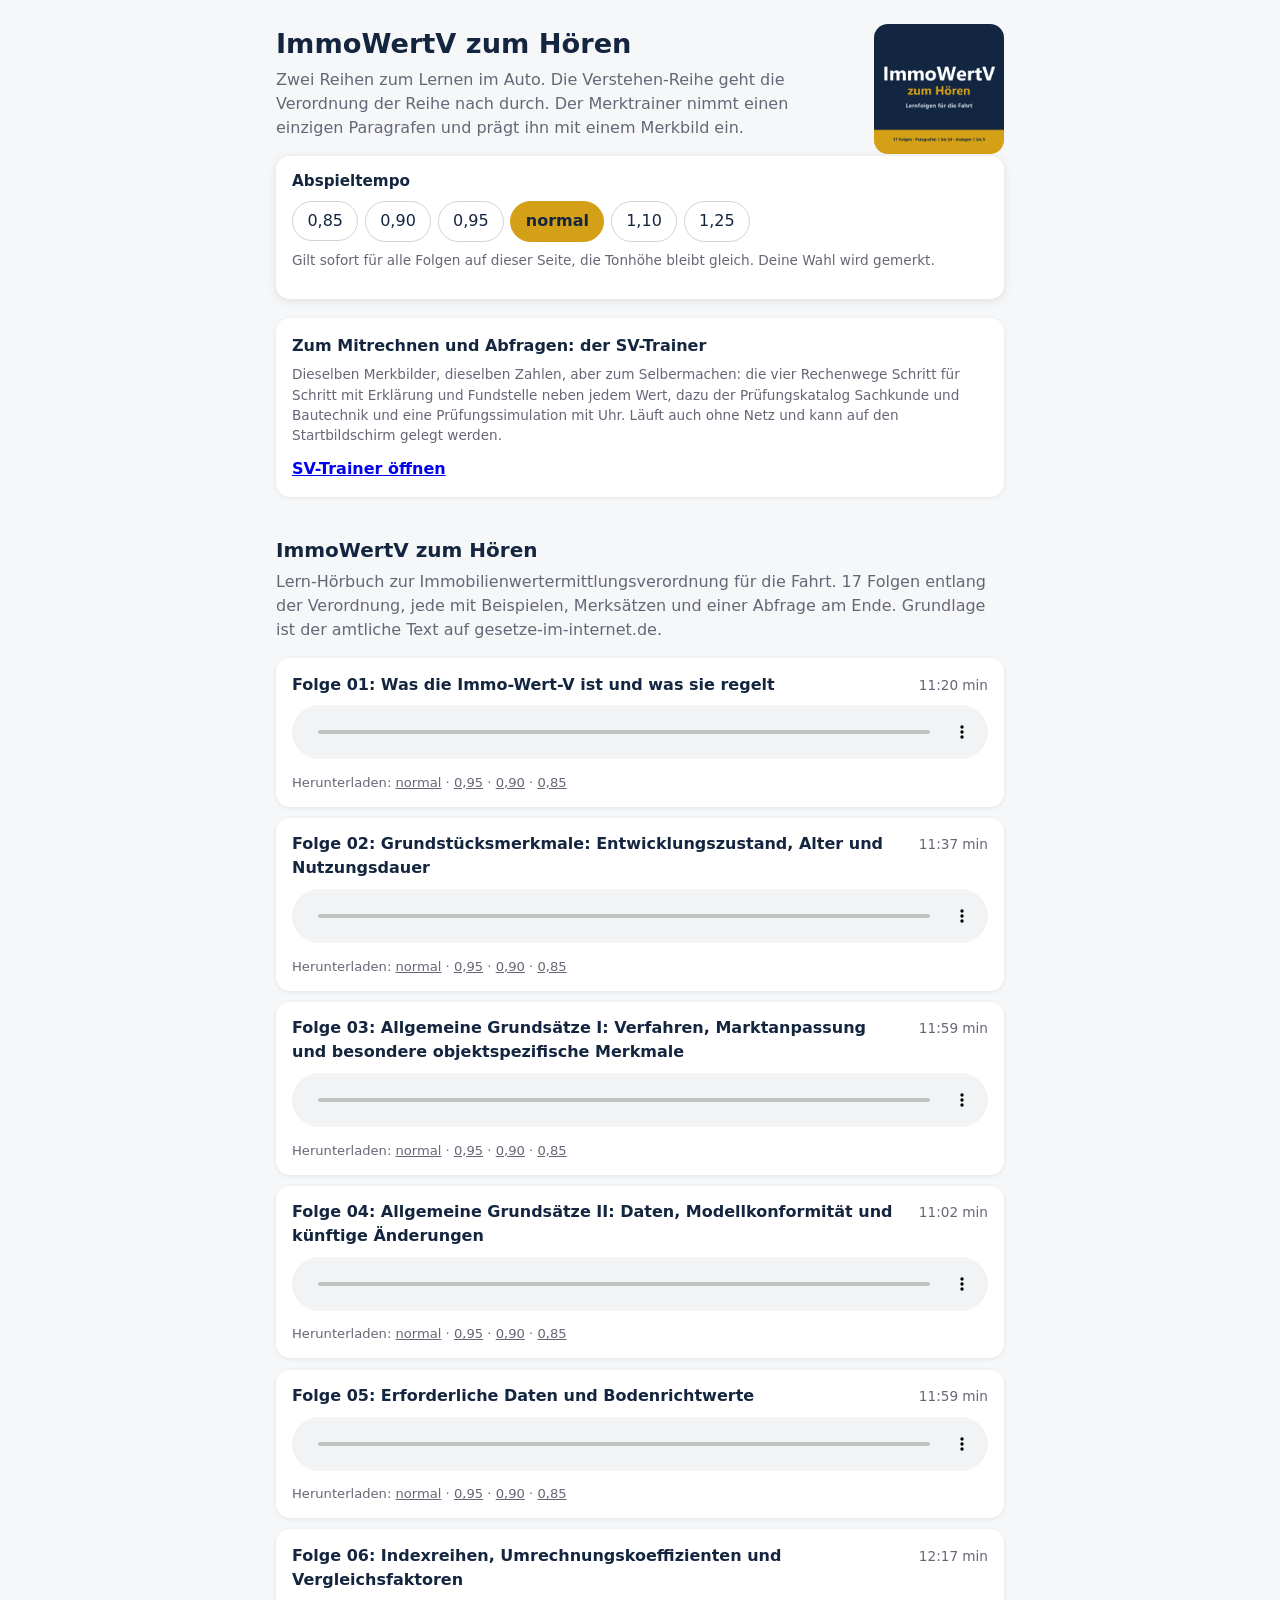
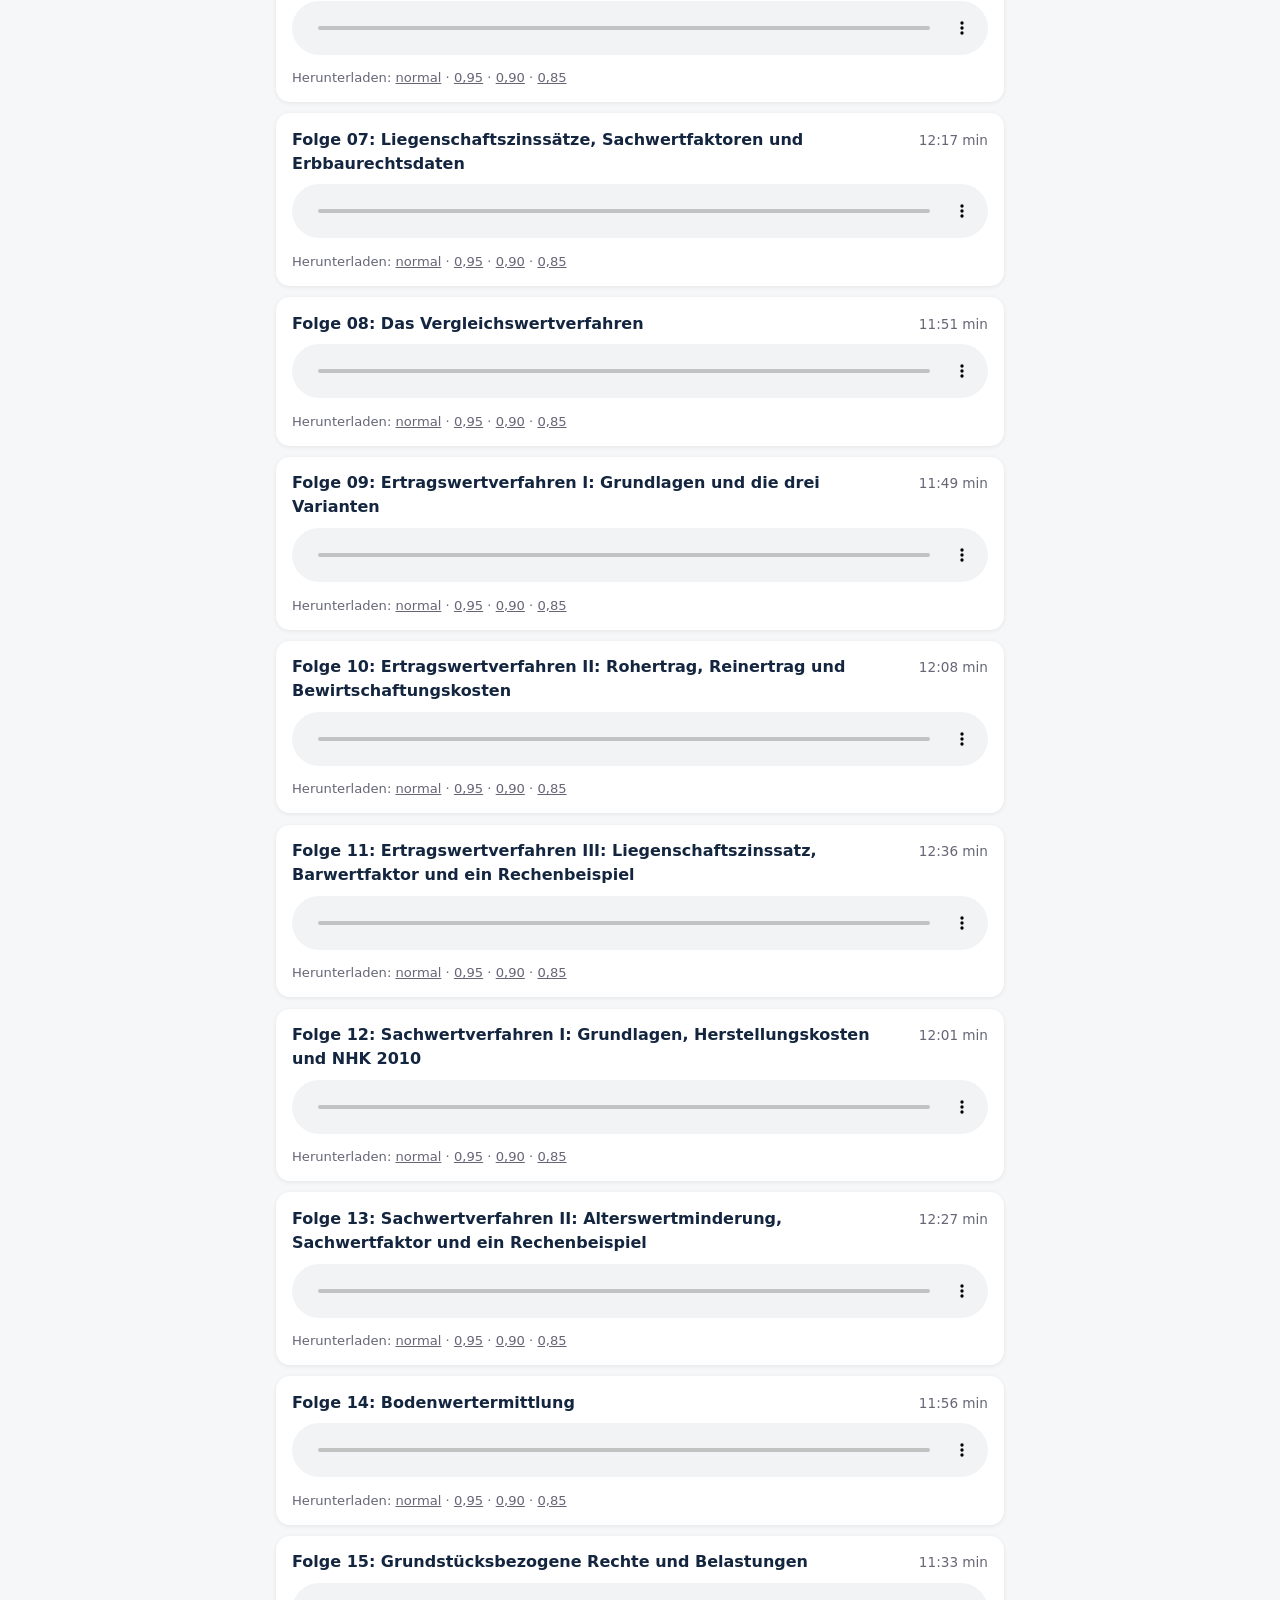
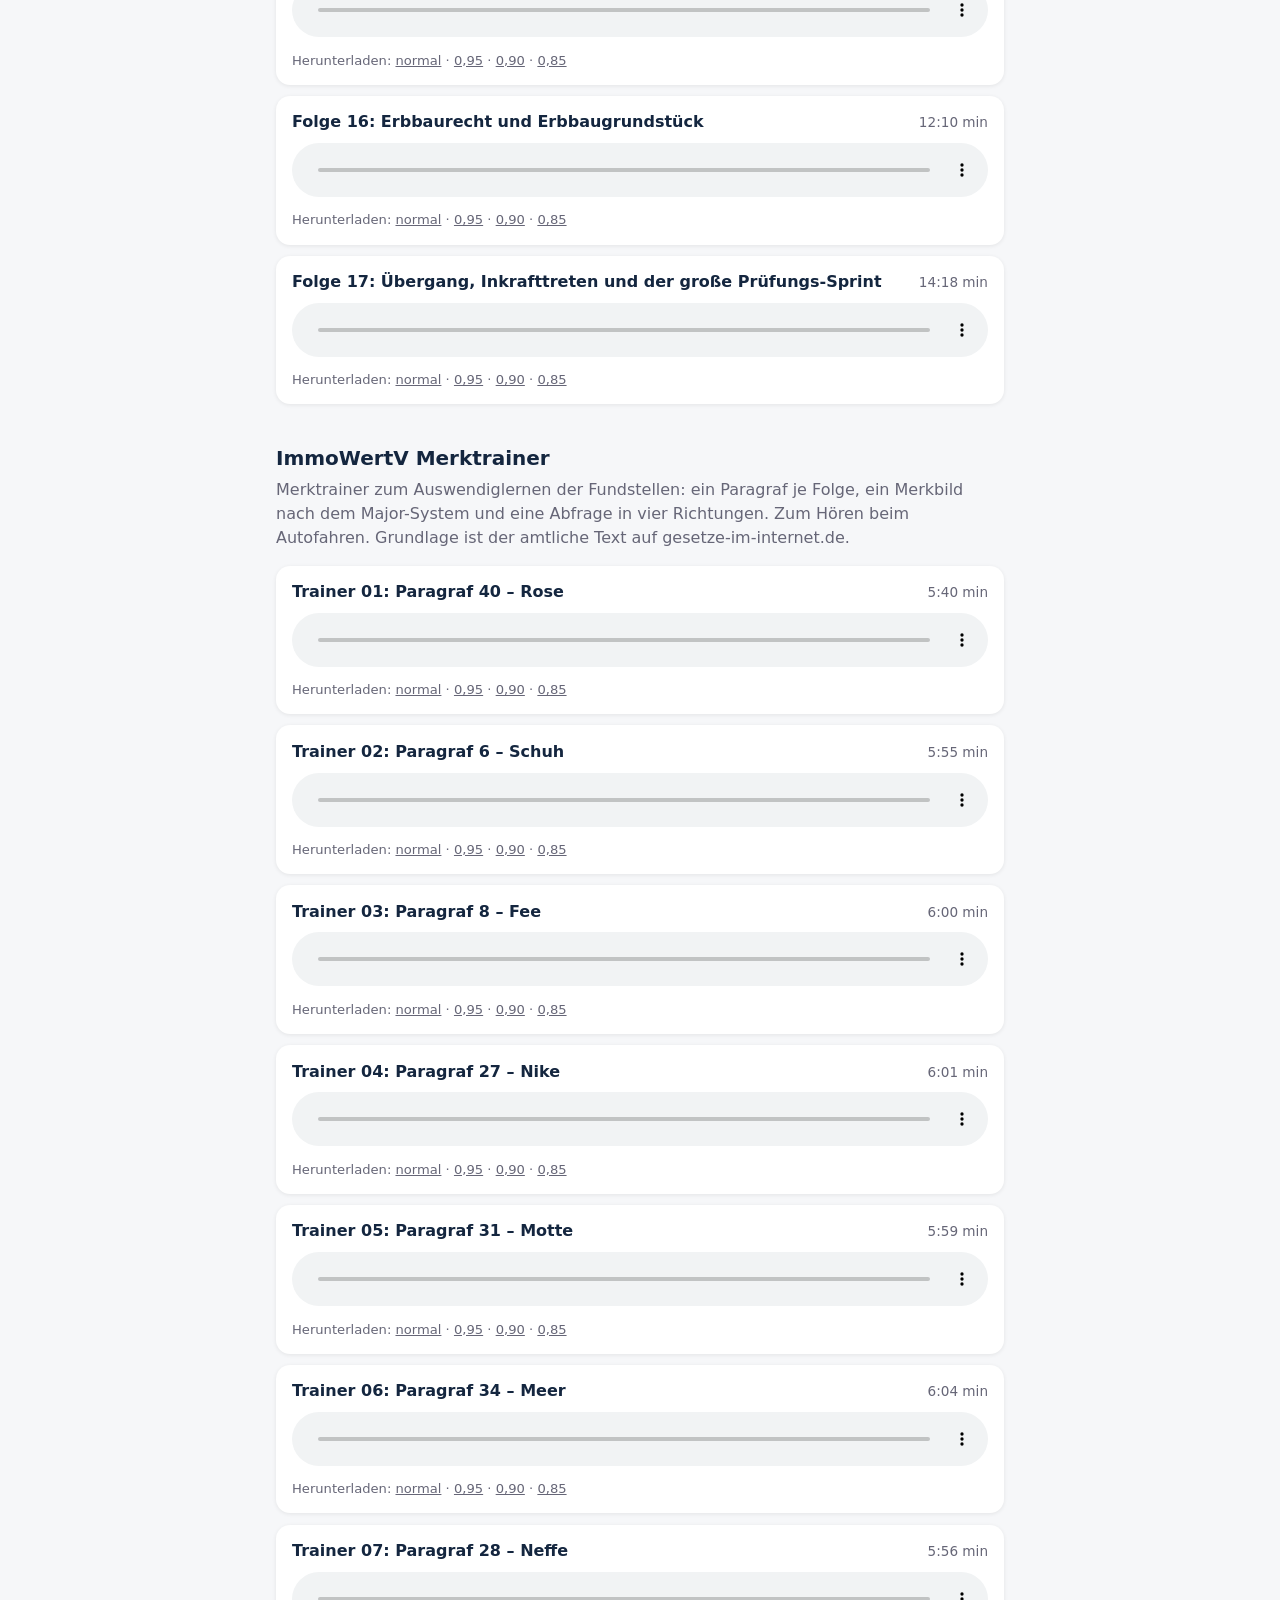
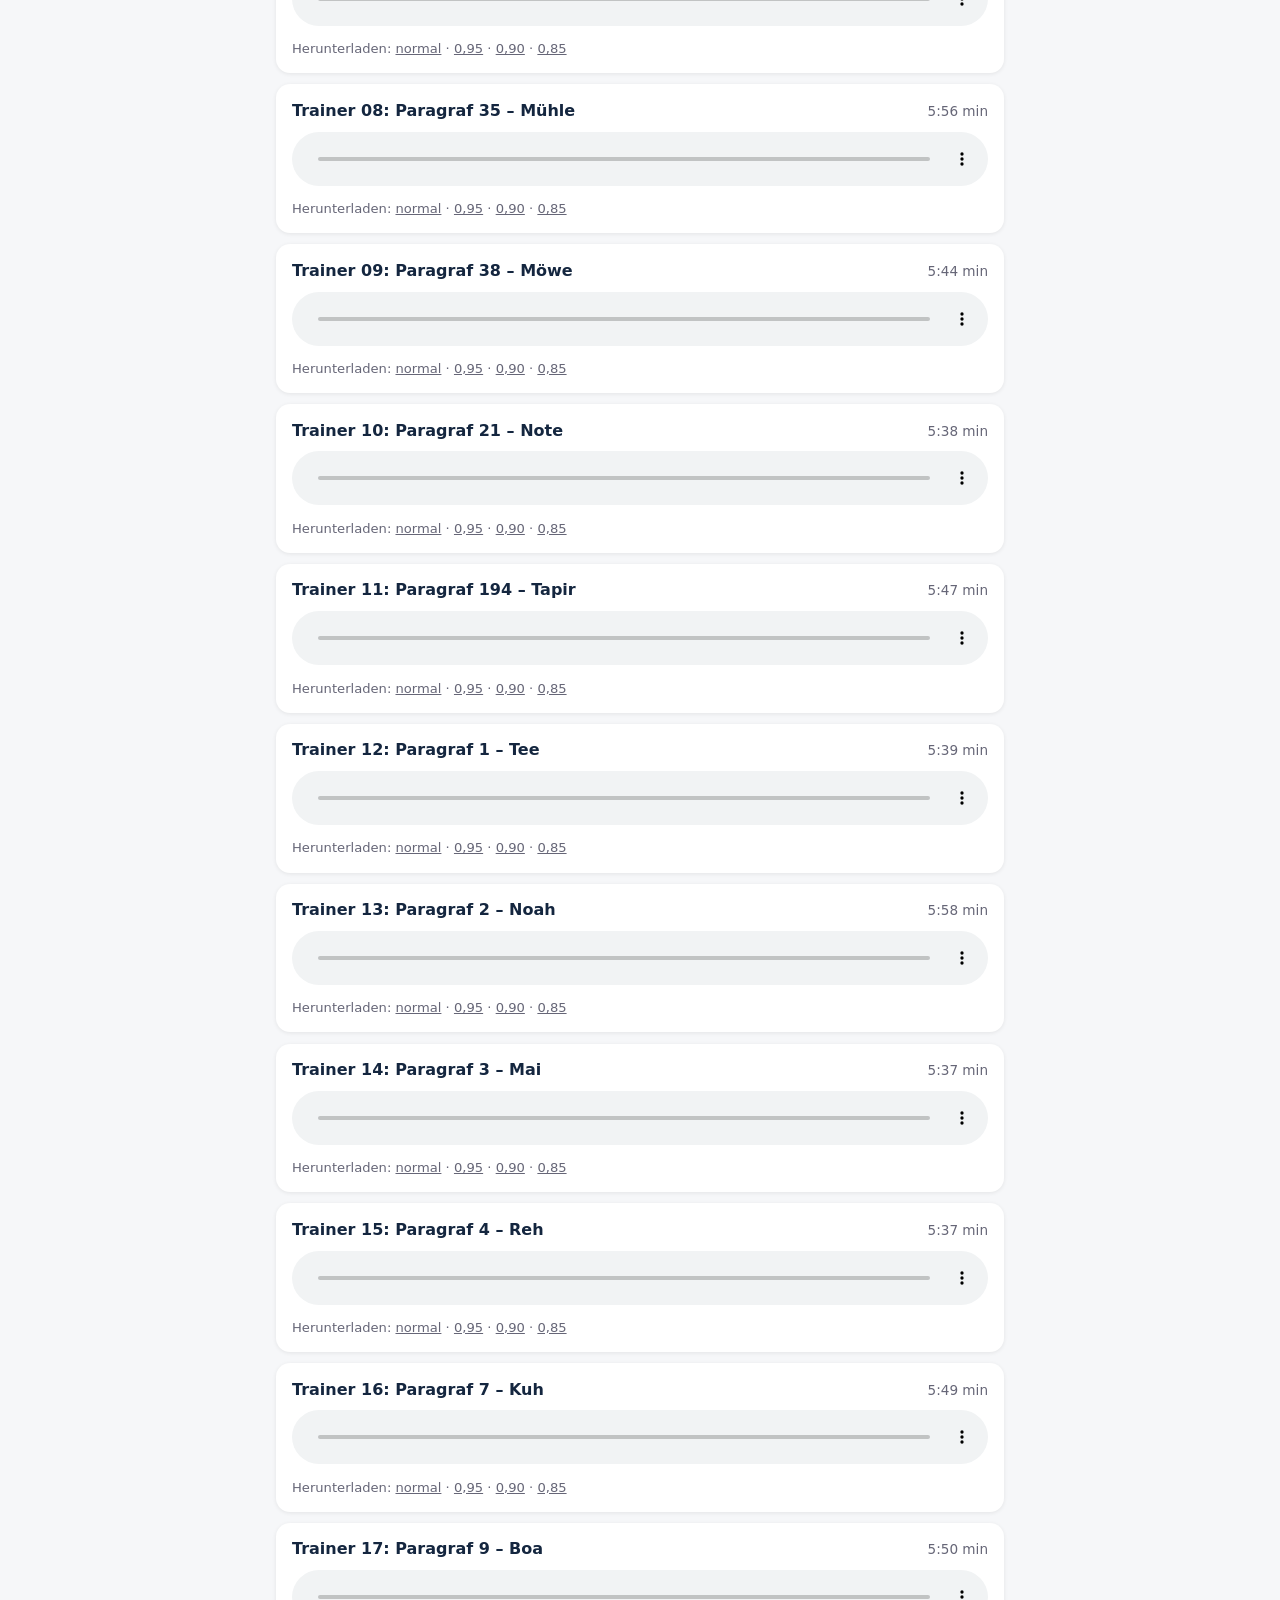
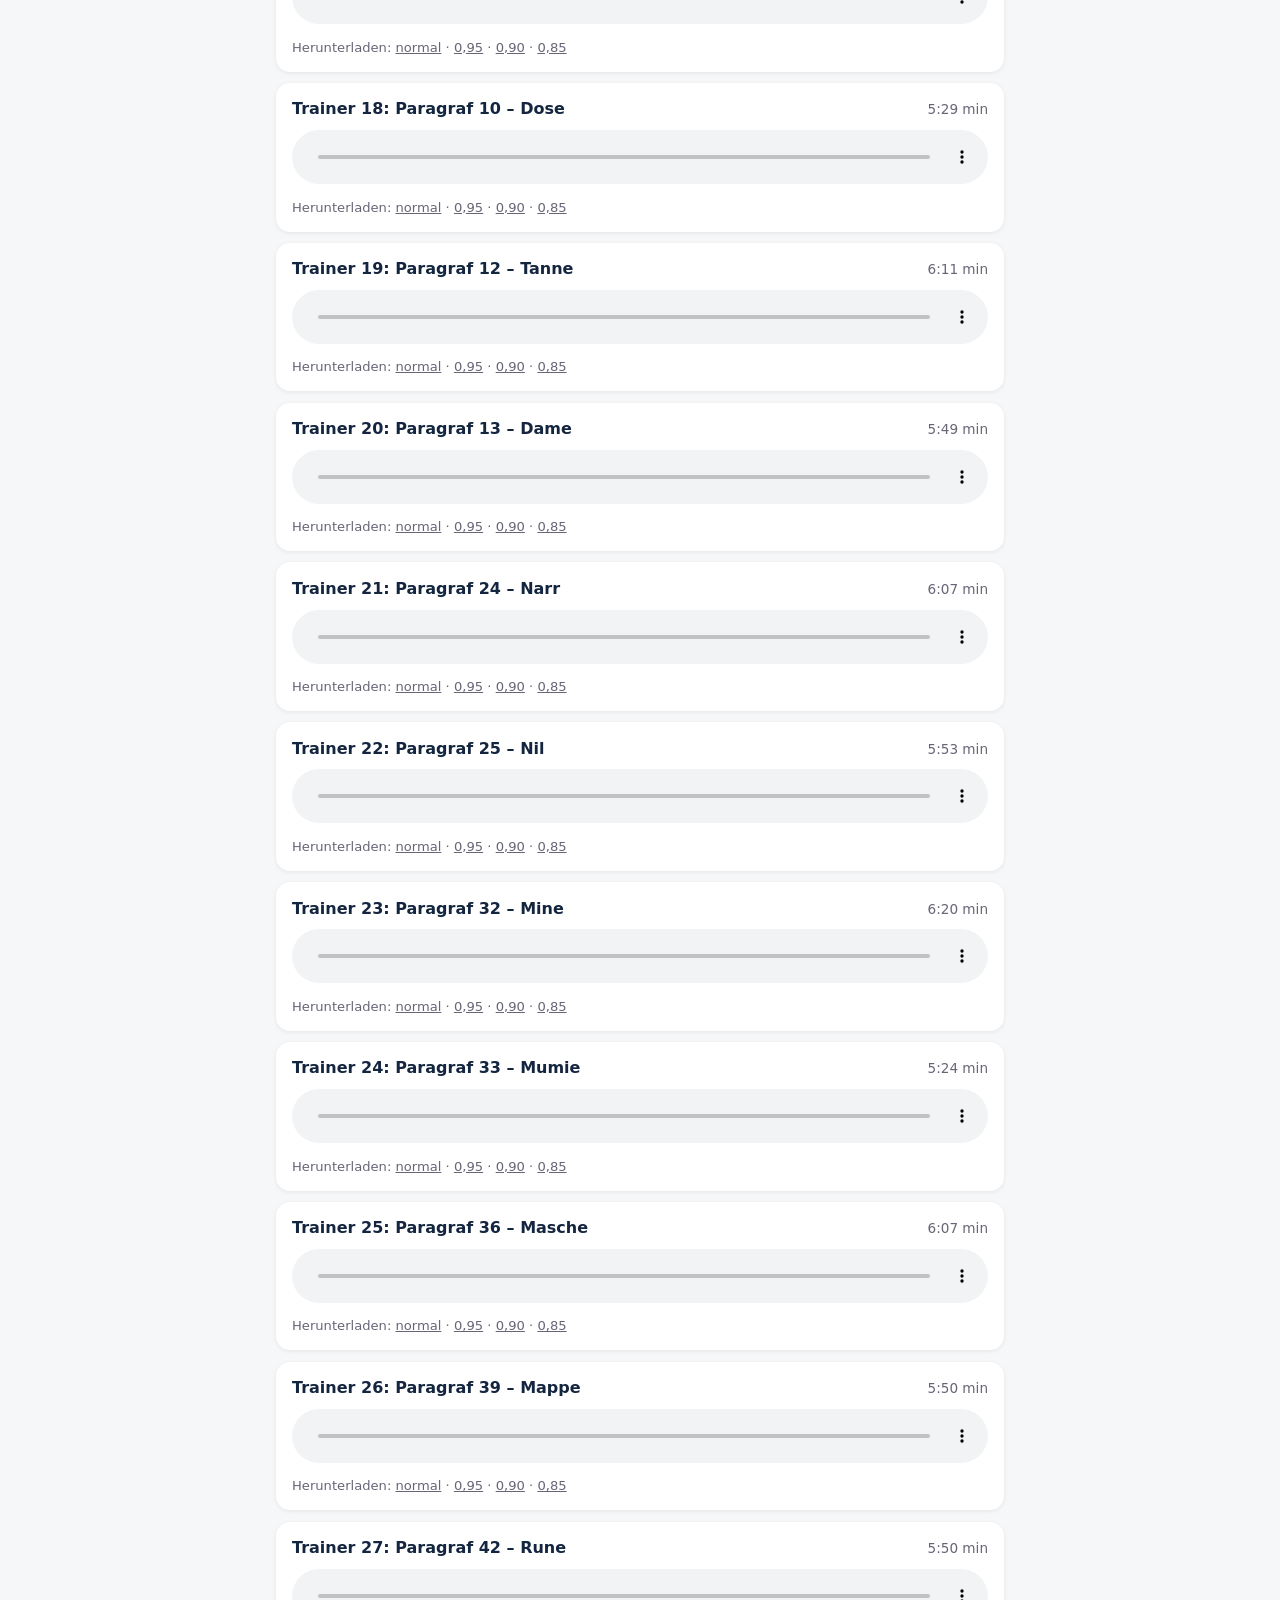
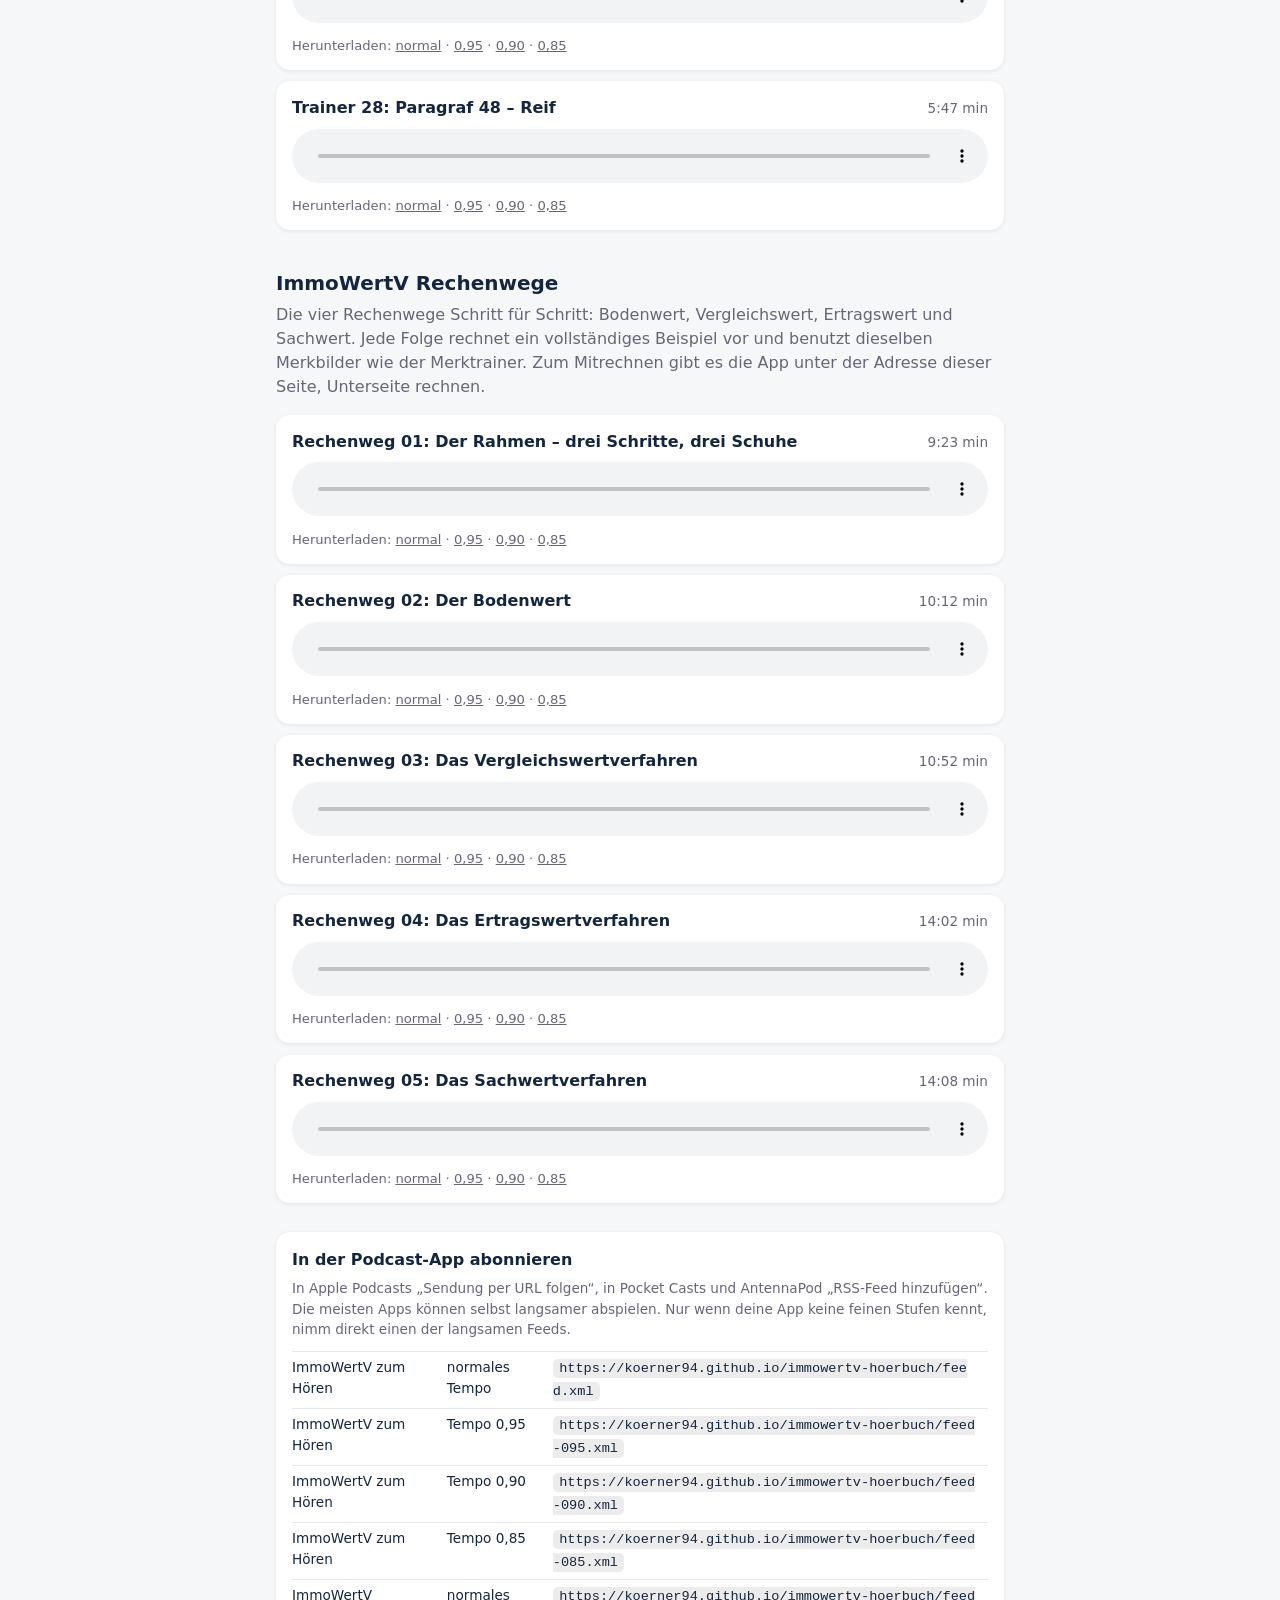
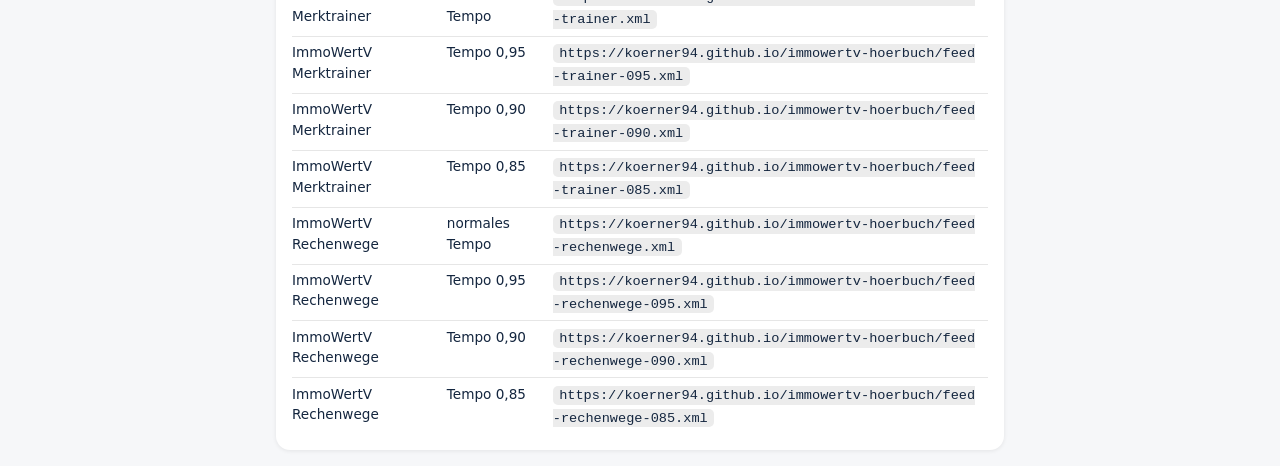
<file: index.html>
<!doctype html>
<html lang="de"><head><meta charset="utf-8"><meta name="viewport" content="width=device-width,initial-scale=1">
<title>ImmoWertV zum Hören</title>
<link rel="alternate" type="application/rss+xml" title="ImmoWertV zum Hören" href="feed.xml">
<style>
:root { --grund:#f6f7f9; --karte:#fff; --schrift:#14263f; --leise:#667; --akzent:#d4a017; }
@media (prefers-color-scheme: dark) {
  :root { --grund:#11151c; --karte:#1b212b; --schrift:#e8ecf2; --leise:#9aa5b5; }
}
* { box-sizing:border-box; }
body { font-family:system-ui,'Segoe UI',Arial,sans-serif; max-width:760px; margin:0 auto; padding:1.5rem 1rem 4rem;
  background:var(--grund); color:var(--schrift); line-height:1.5; }
h1 { margin:0 0 .2rem; font-size:1.7rem; }
h2 { margin:2.4rem 0 .3rem; font-size:1.25rem; }
.sub { color:var(--leise); margin:0 0 1rem; }
img.cover { width:130px; border-radius:14px; float:right; margin:0 0 1rem 1rem; }
.tempo { position:sticky; top:0; z-index:5; background:var(--karte); border-radius:14px; padding:.9rem 1rem;
  margin:0 0 1.2rem; box-shadow:0 2px 10px rgba(0,0,0,.10); }
.tempo b { display:block; margin-bottom:.5rem; font-size:.95rem; }
.knoepfe { display:flex; flex-wrap:wrap; gap:.4rem; }
button { font:inherit; padding:.45rem .9rem; border-radius:999px; border:1px solid rgba(128,128,128,.35);
  background:transparent; color:inherit; cursor:pointer; }
button:hover { border-color:var(--akzent); }
button[aria-pressed="true"] { background:var(--akzent); border-color:var(--akzent); color:#14263f; font-weight:600; }
.hinweis { color:var(--leise); font-size:.85rem; margin-top:.55rem; }
ul { list-style:none; padding:0; margin:0; }
li { background:var(--karte); border-radius:14px; padding:.9rem 1rem; margin:.7rem 0; box-shadow:0 1px 4px rgba(0,0,0,.08); }
.kopf { display:flex; justify-content:space-between; gap:1rem; align-items:baseline; }
.t { font-weight:600; }
.d { color:var(--leise); font-size:.85rem; white-space:nowrap; }
audio { width:100%; margin-top:.55rem; }
.dl { margin-top:.4rem; font-size:.82rem; color:var(--leise); }
.dl a { color:inherit; }
table { border-collapse:collapse; width:100%; font-size:.85rem; }
td { padding:.35rem .5rem .35rem 0; vertical-align:top; border-top:1px solid rgba(128,128,128,.2); }
code { background:rgba(128,128,128,.15); padding:.12rem .4rem; border-radius:5px; word-break:break-all; }
.block { background:var(--karte); border-radius:14px; padding:1rem; margin:1.8rem 0 0; box-shadow:0 1px 4px rgba(0,0,0,.08); }
</style></head>
<body>
<img class="cover" src="cover.png" alt="Titelbild">
<h1>ImmoWertV zum Hören</h1>
<p class="sub">Zwei Reihen zum Lernen im Auto. Die Verstehen-Reihe geht die Verordnung der Reihe nach durch. Der Merktrainer nimmt einen einzigen Paragrafen und prägt ihn mit einem Merkbild ein.</p>

<div class="tempo">
  <b>Abspieltempo</b>
  <div class="knoepfe" id="tempo">
    <button data-v="0.85">0,85</button>
    <button data-v="0.9">0,90</button>
    <button data-v="0.95">0,95</button>
    <button data-v="1" aria-pressed="true">normal</button>
    <button data-v="1.1">1,10</button>
    <button data-v="1.25">1,25</button>
  </div>
  <p class="hinweis">Gilt sofort für alle Folgen auf dieser Seite, die Tonhöhe bleibt gleich. Deine Wahl wird gemerkt.</p>
</div>

<div class="block" style="margin-top:0">
  <b>Zum Mitrechnen und Abfragen: der SV-Trainer</b>
  <p class="hinweis" style="margin:.4rem 0 .7rem">Dieselben Merkbilder, dieselben Zahlen, aber zum Selbermachen:
  die vier Rechenwege Schritt für Schritt mit Erklärung und Fundstelle neben jedem Wert, dazu der
  Prüfungskatalog Sachkunde und Bautechnik und eine Prüfungssimulation mit Uhr.
  Läuft auch ohne Netz und kann auf den Startbildschirm gelegt werden.</p>
  <p style="margin:0"><a href="https://koerner94.github.io/sv-trainer/" style="font-weight:600">SV-Trainer öffnen</a></p>
</div>
<h2>ImmoWertV zum Hören</h2>
<p class="sub">Lern-Hörbuch zur Immobilienwertermittlungsverordnung für die Fahrt. 17 Folgen entlang der Verordnung, jede mit Beispielen, Merksätzen und einer Abfrage am Ende. Grundlage ist der amtliche Text auf gesetze-im-internet.de.</p>
<ul>
    <li>
      <div class="kopf"><span class="t">Folge 01: Was die Immo-Wert-V ist und was sie regelt</span><span class="d" data-basis="680">11:20 min</span></div>
      <audio controls preload="none" src="folge-01.mp3"></audio>
      <div class="dl">Herunterladen: <a href="folge-01.mp3" download>normal</a>
        &middot; <a href="folge-01-095.mp3" download>0,95</a>
        &middot; <a href="folge-01-090.mp3" download>0,90</a>
        &middot; <a href="folge-01-085.mp3" download>0,85</a></div>
    </li>
    <li>
      <div class="kopf"><span class="t">Folge 02: Grundstücksmerkmale: Entwicklungszustand, Alter und Nutzungsdauer</span><span class="d" data-basis="697">11:37 min</span></div>
      <audio controls preload="none" src="folge-02.mp3"></audio>
      <div class="dl">Herunterladen: <a href="folge-02.mp3" download>normal</a>
        &middot; <a href="folge-02-095.mp3" download>0,95</a>
        &middot; <a href="folge-02-090.mp3" download>0,90</a>
        &middot; <a href="folge-02-085.mp3" download>0,85</a></div>
    </li>
    <li>
      <div class="kopf"><span class="t">Folge 03: Allgemeine Grundsätze I: Verfahren, Marktanpassung und besondere objektspezifische Merkmale</span><span class="d" data-basis="719">11:59 min</span></div>
      <audio controls preload="none" src="folge-03.mp3"></audio>
      <div class="dl">Herunterladen: <a href="folge-03.mp3" download>normal</a>
        &middot; <a href="folge-03-095.mp3" download>0,95</a>
        &middot; <a href="folge-03-090.mp3" download>0,90</a>
        &middot; <a href="folge-03-085.mp3" download>0,85</a></div>
    </li>
    <li>
      <div class="kopf"><span class="t">Folge 04: Allgemeine Grundsätze II: Daten, Modellkonformität und künftige Änderungen</span><span class="d" data-basis="662">11:02 min</span></div>
      <audio controls preload="none" src="folge-04.mp3"></audio>
      <div class="dl">Herunterladen: <a href="folge-04.mp3" download>normal</a>
        &middot; <a href="folge-04-095.mp3" download>0,95</a>
        &middot; <a href="folge-04-090.mp3" download>0,90</a>
        &middot; <a href="folge-04-085.mp3" download>0,85</a></div>
    </li>
    <li>
      <div class="kopf"><span class="t">Folge 05: Erforderliche Daten und Bodenrichtwerte</span><span class="d" data-basis="719">11:59 min</span></div>
      <audio controls preload="none" src="folge-05.mp3"></audio>
      <div class="dl">Herunterladen: <a href="folge-05.mp3" download>normal</a>
        &middot; <a href="folge-05-095.mp3" download>0,95</a>
        &middot; <a href="folge-05-090.mp3" download>0,90</a>
        &middot; <a href="folge-05-085.mp3" download>0,85</a></div>
    </li>
    <li>
      <div class="kopf"><span class="t">Folge 06: Indexreihen, Umrechnungskoeffizienten und Vergleichsfaktoren</span><span class="d" data-basis="737">12:17 min</span></div>
      <audio controls preload="none" src="folge-06.mp3"></audio>
      <div class="dl">Herunterladen: <a href="folge-06.mp3" download>normal</a>
        &middot; <a href="folge-06-095.mp3" download>0,95</a>
        &middot; <a href="folge-06-090.mp3" download>0,90</a>
        &middot; <a href="folge-06-085.mp3" download>0,85</a></div>
    </li>
    <li>
      <div class="kopf"><span class="t">Folge 07: Liegenschaftszinssätze, Sachwertfaktoren und Erbbaurechtsdaten</span><span class="d" data-basis="737">12:17 min</span></div>
      <audio controls preload="none" src="folge-07.mp3"></audio>
      <div class="dl">Herunterladen: <a href="folge-07.mp3" download>normal</a>
        &middot; <a href="folge-07-095.mp3" download>0,95</a>
        &middot; <a href="folge-07-090.mp3" download>0,90</a>
        &middot; <a href="folge-07-085.mp3" download>0,85</a></div>
    </li>
    <li>
      <div class="kopf"><span class="t">Folge 08: Das Vergleichswertverfahren</span><span class="d" data-basis="711">11:51 min</span></div>
      <audio controls preload="none" src="folge-08.mp3"></audio>
      <div class="dl">Herunterladen: <a href="folge-08.mp3" download>normal</a>
        &middot; <a href="folge-08-095.mp3" download>0,95</a>
        &middot; <a href="folge-08-090.mp3" download>0,90</a>
        &middot; <a href="folge-08-085.mp3" download>0,85</a></div>
    </li>
    <li>
      <div class="kopf"><span class="t">Folge 09: Ertragswertverfahren I: Grundlagen und die drei Varianten</span><span class="d" data-basis="709">11:49 min</span></div>
      <audio controls preload="none" src="folge-09.mp3"></audio>
      <div class="dl">Herunterladen: <a href="folge-09.mp3" download>normal</a>
        &middot; <a href="folge-09-095.mp3" download>0,95</a>
        &middot; <a href="folge-09-090.mp3" download>0,90</a>
        &middot; <a href="folge-09-085.mp3" download>0,85</a></div>
    </li>
    <li>
      <div class="kopf"><span class="t">Folge 10: Ertragswertverfahren II: Rohertrag, Reinertrag und Bewirtschaftungskosten</span><span class="d" data-basis="728">12:08 min</span></div>
      <audio controls preload="none" src="folge-10.mp3"></audio>
      <div class="dl">Herunterladen: <a href="folge-10.mp3" download>normal</a>
        &middot; <a href="folge-10-095.mp3" download>0,95</a>
        &middot; <a href="folge-10-090.mp3" download>0,90</a>
        &middot; <a href="folge-10-085.mp3" download>0,85</a></div>
    </li>
    <li>
      <div class="kopf"><span class="t">Folge 11: Ertragswertverfahren III: Liegenschaftszinssatz, Barwertfaktor und ein Rechenbeispiel</span><span class="d" data-basis="756">12:36 min</span></div>
      <audio controls preload="none" src="folge-11.mp3"></audio>
      <div class="dl">Herunterladen: <a href="folge-11.mp3" download>normal</a>
        &middot; <a href="folge-11-095.mp3" download>0,95</a>
        &middot; <a href="folge-11-090.mp3" download>0,90</a>
        &middot; <a href="folge-11-085.mp3" download>0,85</a></div>
    </li>
    <li>
      <div class="kopf"><span class="t">Folge 12: Sachwertverfahren I: Grundlagen, Herstellungskosten und NHK 2010</span><span class="d" data-basis="721">12:01 min</span></div>
      <audio controls preload="none" src="folge-12.mp3"></audio>
      <div class="dl">Herunterladen: <a href="folge-12.mp3" download>normal</a>
        &middot; <a href="folge-12-095.mp3" download>0,95</a>
        &middot; <a href="folge-12-090.mp3" download>0,90</a>
        &middot; <a href="folge-12-085.mp3" download>0,85</a></div>
    </li>
    <li>
      <div class="kopf"><span class="t">Folge 13: Sachwertverfahren II: Alterswertminderung, Sachwertfaktor und ein Rechenbeispiel</span><span class="d" data-basis="747">12:27 min</span></div>
      <audio controls preload="none" src="folge-13.mp3"></audio>
      <div class="dl">Herunterladen: <a href="folge-13.mp3" download>normal</a>
        &middot; <a href="folge-13-095.mp3" download>0,95</a>
        &middot; <a href="folge-13-090.mp3" download>0,90</a>
        &middot; <a href="folge-13-085.mp3" download>0,85</a></div>
    </li>
    <li>
      <div class="kopf"><span class="t">Folge 14: Bodenwertermittlung</span><span class="d" data-basis="716">11:56 min</span></div>
      <audio controls preload="none" src="folge-14.mp3"></audio>
      <div class="dl">Herunterladen: <a href="folge-14.mp3" download>normal</a>
        &middot; <a href="folge-14-095.mp3" download>0,95</a>
        &middot; <a href="folge-14-090.mp3" download>0,90</a>
        &middot; <a href="folge-14-085.mp3" download>0,85</a></div>
    </li>
    <li>
      <div class="kopf"><span class="t">Folge 15: Grundstücksbezogene Rechte und Belastungen</span><span class="d" data-basis="693">11:33 min</span></div>
      <audio controls preload="none" src="folge-15.mp3"></audio>
      <div class="dl">Herunterladen: <a href="folge-15.mp3" download>normal</a>
        &middot; <a href="folge-15-095.mp3" download>0,95</a>
        &middot; <a href="folge-15-090.mp3" download>0,90</a>
        &middot; <a href="folge-15-085.mp3" download>0,85</a></div>
    </li>
    <li>
      <div class="kopf"><span class="t">Folge 16: Erbbaurecht und Erbbaugrundstück</span><span class="d" data-basis="730">12:10 min</span></div>
      <audio controls preload="none" src="folge-16.mp3"></audio>
      <div class="dl">Herunterladen: <a href="folge-16.mp3" download>normal</a>
        &middot; <a href="folge-16-095.mp3" download>0,95</a>
        &middot; <a href="folge-16-090.mp3" download>0,90</a>
        &middot; <a href="folge-16-085.mp3" download>0,85</a></div>
    </li>
    <li>
      <div class="kopf"><span class="t">Folge 17: Übergang, Inkrafttreten und der große Prüfungs-Sprint</span><span class="d" data-basis="858">14:18 min</span></div>
      <audio controls preload="none" src="folge-17.mp3"></audio>
      <div class="dl">Herunterladen: <a href="folge-17.mp3" download>normal</a>
        &middot; <a href="folge-17-095.mp3" download>0,95</a>
        &middot; <a href="folge-17-090.mp3" download>0,90</a>
        &middot; <a href="folge-17-085.mp3" download>0,85</a></div>
    </li>
</ul>
<h2>ImmoWertV Merktrainer</h2>
<p class="sub">Merktrainer zum Auswendiglernen der Fundstellen: ein Paragraf je Folge, ein Merkbild nach dem Major-System und eine Abfrage in vier Richtungen. Zum Hören beim Autofahren. Grundlage ist der amtliche Text auf gesetze-im-internet.de.</p>
<ul>
    <li>
      <div class="kopf"><span class="t">Trainer 01: Paragraf 40 – Rose</span><span class="d" data-basis="340">5:40 min</span></div>
      <audio controls preload="none" src="trainer-01.mp3"></audio>
      <div class="dl">Herunterladen: <a href="trainer-01.mp3" download>normal</a>
        &middot; <a href="trainer-01-095.mp3" download>0,95</a>
        &middot; <a href="trainer-01-090.mp3" download>0,90</a>
        &middot; <a href="trainer-01-085.mp3" download>0,85</a></div>
    </li>
    <li>
      <div class="kopf"><span class="t">Trainer 02: Paragraf 6 – Schuh</span><span class="d" data-basis="355">5:55 min</span></div>
      <audio controls preload="none" src="trainer-02.mp3"></audio>
      <div class="dl">Herunterladen: <a href="trainer-02.mp3" download>normal</a>
        &middot; <a href="trainer-02-095.mp3" download>0,95</a>
        &middot; <a href="trainer-02-090.mp3" download>0,90</a>
        &middot; <a href="trainer-02-085.mp3" download>0,85</a></div>
    </li>
    <li>
      <div class="kopf"><span class="t">Trainer 03: Paragraf 8 – Fee</span><span class="d" data-basis="360">6:00 min</span></div>
      <audio controls preload="none" src="trainer-03.mp3"></audio>
      <div class="dl">Herunterladen: <a href="trainer-03.mp3" download>normal</a>
        &middot; <a href="trainer-03-095.mp3" download>0,95</a>
        &middot; <a href="trainer-03-090.mp3" download>0,90</a>
        &middot; <a href="trainer-03-085.mp3" download>0,85</a></div>
    </li>
    <li>
      <div class="kopf"><span class="t">Trainer 04: Paragraf 27 – Nike</span><span class="d" data-basis="361">6:01 min</span></div>
      <audio controls preload="none" src="trainer-04.mp3"></audio>
      <div class="dl">Herunterladen: <a href="trainer-04.mp3" download>normal</a>
        &middot; <a href="trainer-04-095.mp3" download>0,95</a>
        &middot; <a href="trainer-04-090.mp3" download>0,90</a>
        &middot; <a href="trainer-04-085.mp3" download>0,85</a></div>
    </li>
    <li>
      <div class="kopf"><span class="t">Trainer 05: Paragraf 31 – Motte</span><span class="d" data-basis="359">5:59 min</span></div>
      <audio controls preload="none" src="trainer-05.mp3"></audio>
      <div class="dl">Herunterladen: <a href="trainer-05.mp3" download>normal</a>
        &middot; <a href="trainer-05-095.mp3" download>0,95</a>
        &middot; <a href="trainer-05-090.mp3" download>0,90</a>
        &middot; <a href="trainer-05-085.mp3" download>0,85</a></div>
    </li>
    <li>
      <div class="kopf"><span class="t">Trainer 06: Paragraf 34 – Meer</span><span class="d" data-basis="364">6:04 min</span></div>
      <audio controls preload="none" src="trainer-06.mp3"></audio>
      <div class="dl">Herunterladen: <a href="trainer-06.mp3" download>normal</a>
        &middot; <a href="trainer-06-095.mp3" download>0,95</a>
        &middot; <a href="trainer-06-090.mp3" download>0,90</a>
        &middot; <a href="trainer-06-085.mp3" download>0,85</a></div>
    </li>
    <li>
      <div class="kopf"><span class="t">Trainer 07: Paragraf 28 – Neffe</span><span class="d" data-basis="356">5:56 min</span></div>
      <audio controls preload="none" src="trainer-07.mp3"></audio>
      <div class="dl">Herunterladen: <a href="trainer-07.mp3" download>normal</a>
        &middot; <a href="trainer-07-095.mp3" download>0,95</a>
        &middot; <a href="trainer-07-090.mp3" download>0,90</a>
        &middot; <a href="trainer-07-085.mp3" download>0,85</a></div>
    </li>
    <li>
      <div class="kopf"><span class="t">Trainer 08: Paragraf 35 – Mühle</span><span class="d" data-basis="356">5:56 min</span></div>
      <audio controls preload="none" src="trainer-08.mp3"></audio>
      <div class="dl">Herunterladen: <a href="trainer-08.mp3" download>normal</a>
        &middot; <a href="trainer-08-095.mp3" download>0,95</a>
        &middot; <a href="trainer-08-090.mp3" download>0,90</a>
        &middot; <a href="trainer-08-085.mp3" download>0,85</a></div>
    </li>
    <li>
      <div class="kopf"><span class="t">Trainer 09: Paragraf 38 – Möwe</span><span class="d" data-basis="344">5:44 min</span></div>
      <audio controls preload="none" src="trainer-09.mp3"></audio>
      <div class="dl">Herunterladen: <a href="trainer-09.mp3" download>normal</a>
        &middot; <a href="trainer-09-095.mp3" download>0,95</a>
        &middot; <a href="trainer-09-090.mp3" download>0,90</a>
        &middot; <a href="trainer-09-085.mp3" download>0,85</a></div>
    </li>
    <li>
      <div class="kopf"><span class="t">Trainer 10: Paragraf 21 – Note</span><span class="d" data-basis="338">5:38 min</span></div>
      <audio controls preload="none" src="trainer-10.mp3"></audio>
      <div class="dl">Herunterladen: <a href="trainer-10.mp3" download>normal</a>
        &middot; <a href="trainer-10-095.mp3" download>0,95</a>
        &middot; <a href="trainer-10-090.mp3" download>0,90</a>
        &middot; <a href="trainer-10-085.mp3" download>0,85</a></div>
    </li>
    <li>
      <div class="kopf"><span class="t">Trainer 11: Paragraf 194 – Tapir</span><span class="d" data-basis="347">5:47 min</span></div>
      <audio controls preload="none" src="trainer-11.mp3"></audio>
      <div class="dl">Herunterladen: <a href="trainer-11.mp3" download>normal</a>
        &middot; <a href="trainer-11-095.mp3" download>0,95</a>
        &middot; <a href="trainer-11-090.mp3" download>0,90</a>
        &middot; <a href="trainer-11-085.mp3" download>0,85</a></div>
    </li>
    <li>
      <div class="kopf"><span class="t">Trainer 12: Paragraf 1 – Tee</span><span class="d" data-basis="339">5:39 min</span></div>
      <audio controls preload="none" src="trainer-12.mp3"></audio>
      <div class="dl">Herunterladen: <a href="trainer-12.mp3" download>normal</a>
        &middot; <a href="trainer-12-095.mp3" download>0,95</a>
        &middot; <a href="trainer-12-090.mp3" download>0,90</a>
        &middot; <a href="trainer-12-085.mp3" download>0,85</a></div>
    </li>
    <li>
      <div class="kopf"><span class="t">Trainer 13: Paragraf 2 – Noah</span><span class="d" data-basis="358">5:58 min</span></div>
      <audio controls preload="none" src="trainer-13.mp3"></audio>
      <div class="dl">Herunterladen: <a href="trainer-13.mp3" download>normal</a>
        &middot; <a href="trainer-13-095.mp3" download>0,95</a>
        &middot; <a href="trainer-13-090.mp3" download>0,90</a>
        &middot; <a href="trainer-13-085.mp3" download>0,85</a></div>
    </li>
    <li>
      <div class="kopf"><span class="t">Trainer 14: Paragraf 3 – Mai</span><span class="d" data-basis="337">5:37 min</span></div>
      <audio controls preload="none" src="trainer-14.mp3"></audio>
      <div class="dl">Herunterladen: <a href="trainer-14.mp3" download>normal</a>
        &middot; <a href="trainer-14-095.mp3" download>0,95</a>
        &middot; <a href="trainer-14-090.mp3" download>0,90</a>
        &middot; <a href="trainer-14-085.mp3" download>0,85</a></div>
    </li>
    <li>
      <div class="kopf"><span class="t">Trainer 15: Paragraf 4 – Reh</span><span class="d" data-basis="337">5:37 min</span></div>
      <audio controls preload="none" src="trainer-15.mp3"></audio>
      <div class="dl">Herunterladen: <a href="trainer-15.mp3" download>normal</a>
        &middot; <a href="trainer-15-095.mp3" download>0,95</a>
        &middot; <a href="trainer-15-090.mp3" download>0,90</a>
        &middot; <a href="trainer-15-085.mp3" download>0,85</a></div>
    </li>
    <li>
      <div class="kopf"><span class="t">Trainer 16: Paragraf 7 – Kuh</span><span class="d" data-basis="349">5:49 min</span></div>
      <audio controls preload="none" src="trainer-16.mp3"></audio>
      <div class="dl">Herunterladen: <a href="trainer-16.mp3" download>normal</a>
        &middot; <a href="trainer-16-095.mp3" download>0,95</a>
        &middot; <a href="trainer-16-090.mp3" download>0,90</a>
        &middot; <a href="trainer-16-085.mp3" download>0,85</a></div>
    </li>
    <li>
      <div class="kopf"><span class="t">Trainer 17: Paragraf 9 – Boa</span><span class="d" data-basis="350">5:50 min</span></div>
      <audio controls preload="none" src="trainer-17.mp3"></audio>
      <div class="dl">Herunterladen: <a href="trainer-17.mp3" download>normal</a>
        &middot; <a href="trainer-17-095.mp3" download>0,95</a>
        &middot; <a href="trainer-17-090.mp3" download>0,90</a>
        &middot; <a href="trainer-17-085.mp3" download>0,85</a></div>
    </li>
    <li>
      <div class="kopf"><span class="t">Trainer 18: Paragraf 10 – Dose</span><span class="d" data-basis="329">5:29 min</span></div>
      <audio controls preload="none" src="trainer-18.mp3"></audio>
      <div class="dl">Herunterladen: <a href="trainer-18.mp3" download>normal</a>
        &middot; <a href="trainer-18-095.mp3" download>0,95</a>
        &middot; <a href="trainer-18-090.mp3" download>0,90</a>
        &middot; <a href="trainer-18-085.mp3" download>0,85</a></div>
    </li>
    <li>
      <div class="kopf"><span class="t">Trainer 19: Paragraf 12 – Tanne</span><span class="d" data-basis="371">6:11 min</span></div>
      <audio controls preload="none" src="trainer-19.mp3"></audio>
      <div class="dl">Herunterladen: <a href="trainer-19.mp3" download>normal</a>
        &middot; <a href="trainer-19-095.mp3" download>0,95</a>
        &middot; <a href="trainer-19-090.mp3" download>0,90</a>
        &middot; <a href="trainer-19-085.mp3" download>0,85</a></div>
    </li>
    <li>
      <div class="kopf"><span class="t">Trainer 20: Paragraf 13 – Dame</span><span class="d" data-basis="349">5:49 min</span></div>
      <audio controls preload="none" src="trainer-20.mp3"></audio>
      <div class="dl">Herunterladen: <a href="trainer-20.mp3" download>normal</a>
        &middot; <a href="trainer-20-095.mp3" download>0,95</a>
        &middot; <a href="trainer-20-090.mp3" download>0,90</a>
        &middot; <a href="trainer-20-085.mp3" download>0,85</a></div>
    </li>
    <li>
      <div class="kopf"><span class="t">Trainer 21: Paragraf 24 – Narr</span><span class="d" data-basis="367">6:07 min</span></div>
      <audio controls preload="none" src="trainer-21.mp3"></audio>
      <div class="dl">Herunterladen: <a href="trainer-21.mp3" download>normal</a>
        &middot; <a href="trainer-21-095.mp3" download>0,95</a>
        &middot; <a href="trainer-21-090.mp3" download>0,90</a>
        &middot; <a href="trainer-21-085.mp3" download>0,85</a></div>
    </li>
    <li>
      <div class="kopf"><span class="t">Trainer 22: Paragraf 25 – Nil</span><span class="d" data-basis="353">5:53 min</span></div>
      <audio controls preload="none" src="trainer-22.mp3"></audio>
      <div class="dl">Herunterladen: <a href="trainer-22.mp3" download>normal</a>
        &middot; <a href="trainer-22-095.mp3" download>0,95</a>
        &middot; <a href="trainer-22-090.mp3" download>0,90</a>
        &middot; <a href="trainer-22-085.mp3" download>0,85</a></div>
    </li>
    <li>
      <div class="kopf"><span class="t">Trainer 23: Paragraf 32 – Mine</span><span class="d" data-basis="380">6:20 min</span></div>
      <audio controls preload="none" src="trainer-23.mp3"></audio>
      <div class="dl">Herunterladen: <a href="trainer-23.mp3" download>normal</a>
        &middot; <a href="trainer-23-095.mp3" download>0,95</a>
        &middot; <a href="trainer-23-090.mp3" download>0,90</a>
        &middot; <a href="trainer-23-085.mp3" download>0,85</a></div>
    </li>
    <li>
      <div class="kopf"><span class="t">Trainer 24: Paragraf 33 – Mumie</span><span class="d" data-basis="324">5:24 min</span></div>
      <audio controls preload="none" src="trainer-24.mp3"></audio>
      <div class="dl">Herunterladen: <a href="trainer-24.mp3" download>normal</a>
        &middot; <a href="trainer-24-095.mp3" download>0,95</a>
        &middot; <a href="trainer-24-090.mp3" download>0,90</a>
        &middot; <a href="trainer-24-085.mp3" download>0,85</a></div>
    </li>
    <li>
      <div class="kopf"><span class="t">Trainer 25: Paragraf 36 – Masche</span><span class="d" data-basis="367">6:07 min</span></div>
      <audio controls preload="none" src="trainer-25.mp3"></audio>
      <div class="dl">Herunterladen: <a href="trainer-25.mp3" download>normal</a>
        &middot; <a href="trainer-25-095.mp3" download>0,95</a>
        &middot; <a href="trainer-25-090.mp3" download>0,90</a>
        &middot; <a href="trainer-25-085.mp3" download>0,85</a></div>
    </li>
    <li>
      <div class="kopf"><span class="t">Trainer 26: Paragraf 39 – Mappe</span><span class="d" data-basis="350">5:50 min</span></div>
      <audio controls preload="none" src="trainer-26.mp3"></audio>
      <div class="dl">Herunterladen: <a href="trainer-26.mp3" download>normal</a>
        &middot; <a href="trainer-26-095.mp3" download>0,95</a>
        &middot; <a href="trainer-26-090.mp3" download>0,90</a>
        &middot; <a href="trainer-26-085.mp3" download>0,85</a></div>
    </li>
    <li>
      <div class="kopf"><span class="t">Trainer 27: Paragraf 42 – Rune</span><span class="d" data-basis="350">5:50 min</span></div>
      <audio controls preload="none" src="trainer-27.mp3"></audio>
      <div class="dl">Herunterladen: <a href="trainer-27.mp3" download>normal</a>
        &middot; <a href="trainer-27-095.mp3" download>0,95</a>
        &middot; <a href="trainer-27-090.mp3" download>0,90</a>
        &middot; <a href="trainer-27-085.mp3" download>0,85</a></div>
    </li>
    <li>
      <div class="kopf"><span class="t">Trainer 28: Paragraf 48 – Reif</span><span class="d" data-basis="347">5:47 min</span></div>
      <audio controls preload="none" src="trainer-28.mp3"></audio>
      <div class="dl">Herunterladen: <a href="trainer-28.mp3" download>normal</a>
        &middot; <a href="trainer-28-095.mp3" download>0,95</a>
        &middot; <a href="trainer-28-090.mp3" download>0,90</a>
        &middot; <a href="trainer-28-085.mp3" download>0,85</a></div>
    </li>
</ul>
<h2>ImmoWertV Rechenwege</h2>
<p class="sub">Die vier Rechenwege Schritt für Schritt: Bodenwert, Vergleichswert, Ertragswert und Sachwert. Jede Folge rechnet ein vollständiges Beispiel vor und benutzt dieselben Merkbilder wie der Merktrainer. Zum Mitrechnen gibt es die App unter der Adresse dieser Seite, Unterseite rechnen.</p>
<ul>
    <li>
      <div class="kopf"><span class="t">Rechenweg 01: Der Rahmen – drei Schritte, drei Schuhe</span><span class="d" data-basis="563">9:23 min</span></div>
      <audio controls preload="none" src="rechenwege-01.mp3"></audio>
      <div class="dl">Herunterladen: <a href="rechenwege-01.mp3" download>normal</a>
        &middot; <a href="rechenwege-01-095.mp3" download>0,95</a>
        &middot; <a href="rechenwege-01-090.mp3" download>0,90</a>
        &middot; <a href="rechenwege-01-085.mp3" download>0,85</a></div>
    </li>
    <li>
      <div class="kopf"><span class="t">Rechenweg 02: Der Bodenwert</span><span class="d" data-basis="612">10:12 min</span></div>
      <audio controls preload="none" src="rechenwege-02.mp3"></audio>
      <div class="dl">Herunterladen: <a href="rechenwege-02.mp3" download>normal</a>
        &middot; <a href="rechenwege-02-095.mp3" download>0,95</a>
        &middot; <a href="rechenwege-02-090.mp3" download>0,90</a>
        &middot; <a href="rechenwege-02-085.mp3" download>0,85</a></div>
    </li>
    <li>
      <div class="kopf"><span class="t">Rechenweg 03: Das Vergleichswertverfahren</span><span class="d" data-basis="652">10:52 min</span></div>
      <audio controls preload="none" src="rechenwege-03.mp3"></audio>
      <div class="dl">Herunterladen: <a href="rechenwege-03.mp3" download>normal</a>
        &middot; <a href="rechenwege-03-095.mp3" download>0,95</a>
        &middot; <a href="rechenwege-03-090.mp3" download>0,90</a>
        &middot; <a href="rechenwege-03-085.mp3" download>0,85</a></div>
    </li>
    <li>
      <div class="kopf"><span class="t">Rechenweg 04: Das Ertragswertverfahren</span><span class="d" data-basis="842">14:02 min</span></div>
      <audio controls preload="none" src="rechenwege-04.mp3"></audio>
      <div class="dl">Herunterladen: <a href="rechenwege-04.mp3" download>normal</a>
        &middot; <a href="rechenwege-04-095.mp3" download>0,95</a>
        &middot; <a href="rechenwege-04-090.mp3" download>0,90</a>
        &middot; <a href="rechenwege-04-085.mp3" download>0,85</a></div>
    </li>
    <li>
      <div class="kopf"><span class="t">Rechenweg 05: Das Sachwertverfahren</span><span class="d" data-basis="848">14:08 min</span></div>
      <audio controls preload="none" src="rechenwege-05.mp3"></audio>
      <div class="dl">Herunterladen: <a href="rechenwege-05.mp3" download>normal</a>
        &middot; <a href="rechenwege-05-095.mp3" download>0,95</a>
        &middot; <a href="rechenwege-05-090.mp3" download>0,90</a>
        &middot; <a href="rechenwege-05-085.mp3" download>0,85</a></div>
    </li>
</ul>
<div class="block">
  <b>In der Podcast-App abonnieren</b>
  <p class="hinweis" style="margin:.4rem 0 .7rem">In Apple Podcasts „Sendung per URL folgen“, in Pocket Casts und AntennaPod „RSS-Feed hinzufügen“.
  Die meisten Apps können selbst langsamer abspielen. Nur wenn deine App keine feinen Stufen kennt, nimm direkt einen der langsamen Feeds.</p>
  <table>
      <tr><td>ImmoWertV zum Hören</td><td>normales Tempo</td><td><code>https://koerner94.github.io/immowertv-hoerbuch/feed.xml</code></td></tr>
      <tr><td>ImmoWertV zum Hören</td><td>Tempo 0,95</td><td><code>https://koerner94.github.io/immowertv-hoerbuch/feed-095.xml</code></td></tr>
      <tr><td>ImmoWertV zum Hören</td><td>Tempo 0,90</td><td><code>https://koerner94.github.io/immowertv-hoerbuch/feed-090.xml</code></td></tr>
      <tr><td>ImmoWertV zum Hören</td><td>Tempo 0,85</td><td><code>https://koerner94.github.io/immowertv-hoerbuch/feed-085.xml</code></td></tr>
      <tr><td>ImmoWertV Merktrainer</td><td>normales Tempo</td><td><code>https://koerner94.github.io/immowertv-hoerbuch/feed-trainer.xml</code></td></tr>
      <tr><td>ImmoWertV Merktrainer</td><td>Tempo 0,95</td><td><code>https://koerner94.github.io/immowertv-hoerbuch/feed-trainer-095.xml</code></td></tr>
      <tr><td>ImmoWertV Merktrainer</td><td>Tempo 0,90</td><td><code>https://koerner94.github.io/immowertv-hoerbuch/feed-trainer-090.xml</code></td></tr>
      <tr><td>ImmoWertV Merktrainer</td><td>Tempo 0,85</td><td><code>https://koerner94.github.io/immowertv-hoerbuch/feed-trainer-085.xml</code></td></tr>
      <tr><td>ImmoWertV Rechenwege</td><td>normales Tempo</td><td><code>https://koerner94.github.io/immowertv-hoerbuch/feed-rechenwege.xml</code></td></tr>
      <tr><td>ImmoWertV Rechenwege</td><td>Tempo 0,95</td><td><code>https://koerner94.github.io/immowertv-hoerbuch/feed-rechenwege-095.xml</code></td></tr>
      <tr><td>ImmoWertV Rechenwege</td><td>Tempo 0,90</td><td><code>https://koerner94.github.io/immowertv-hoerbuch/feed-rechenwege-090.xml</code></td></tr>
      <tr><td>ImmoWertV Rechenwege</td><td>Tempo 0,85</td><td><code>https://koerner94.github.io/immowertv-hoerbuch/feed-rechenwege-085.xml</code></td></tr>
  </table>
</div>

<script>
(function () {
  var knoepfe = Array.prototype.slice.call(document.querySelectorAll('#tempo button'));
  var spieler = Array.prototype.slice.call(document.querySelectorAll('audio'));
  var dauern = Array.prototype.slice.call(document.querySelectorAll('.d'));
  function zeit(s) {
    s = Math.round(s);
    var m = Math.floor(s / 60), r = s % 60;
    return m + ':' + (r < 10 ? '0' : '') + r;
  }
  function setze(v, merken) {
    spieler.forEach(function (a) { a.playbackRate = v; a.defaultPlaybackRate = v; });
    knoepfe.forEach(function (b) { b.setAttribute('aria-pressed', String(Number(b.dataset.v) === v)); });
    dauern.forEach(function (d) { d.textContent = zeit(Number(d.dataset.basis) / v) + ' min'; });
    if (merken) { try { localStorage.setItem('tempo', String(v)); } catch (e) {} }
  }
  knoepfe.forEach(function (b) {
    b.addEventListener('click', function () { setze(Number(b.dataset.v), true); });
  });
  var gemerkt = 1;
  try { gemerkt = Number(localStorage.getItem('tempo')) || 1; } catch (e) {}
  setze(gemerkt, false);
  spieler.forEach(function (a) {
    a.addEventListener('loadedmetadata', function () {
      var akt = knoepfe.filter(function (b) { return b.getAttribute('aria-pressed') === 'true'; })[0];
      a.playbackRate = akt ? Number(akt.dataset.v) : 1;
    });
  });
})();
</script>
</body></html>
</file>
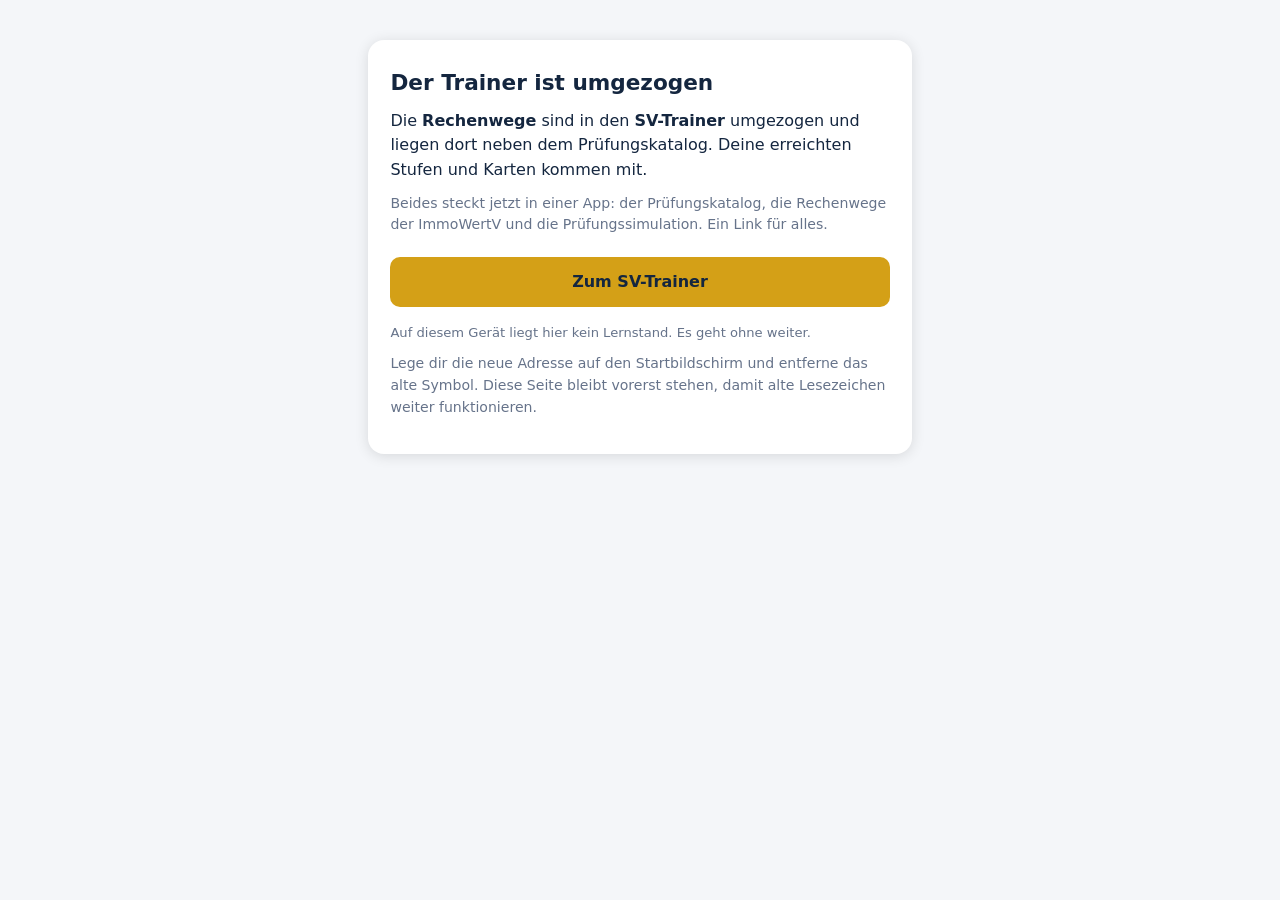
<file: rechnen/index.html>
<!doctype html>
<html lang="de">
<head>
<meta charset="utf-8">
<meta name="viewport" content="width=device-width,initial-scale=1">
<title>Umgezogen: SV-Trainer</title>
<meta name="robots" content="noindex,nofollow">
<style>
:root { --grund:#f4f6f9; --karte:#fff; --schrift:#14263f; --leise:#66738a; --akzent:#d4a017; }
@media (prefers-color-scheme: dark) {
  :root { --grund:#10141b; --karte:#1a2029; --schrift:#e8ecf2; --leise:#94a1b4; }
}
* { box-sizing:border-box; }
body { font-family:system-ui,'Segoe UI',Arial,sans-serif; background:var(--grund); color:var(--schrift);
  margin:0; padding:2.5rem 1.2rem; line-height:1.55; display:flex; justify-content:center; }
.karte { background:var(--karte); border-radius:16px; padding:1.6rem 1.4rem; max-width:34rem; width:100%;
  box-shadow:0 2px 14px rgba(0,0,0,.12); }
h1 { font-size:1.35rem; margin:0 0 .6rem; }
p { margin:.6rem 0; }
.leise { color:var(--leise); font-size:.88rem; }
a.knopf { display:block; text-align:center; margin-top:1.3rem; padding:.8rem 1rem; border-radius:10px;
  background:var(--akzent); color:#14263f; font-weight:650; text-decoration:none; }
#stand { font-size:.82rem; color:var(--leise); margin-top:1rem; }
</style>
</head>
<body>
<div class="karte">
  <h1>Der Trainer ist umgezogen</h1>
  <p>Die <b>Rechenwege</b> sind in den <b>SV-Trainer</b> umgezogen und liegen dort neben dem Prüfungskatalog. Deine erreichten Stufen und Karten kommen mit.</p>
  <p class="leise">Beides steckt jetzt in einer App: der Prüfungskatalog, die Rechenwege der ImmoWertV
  und die Prüfungssimulation. Ein Link für alles.</p>
  <a class="knopf" id="weiter" href="https://koerner94.github.io/sv-trainer/">Zum SV-Trainer</a>
  <p id="stand">Lernstand wird übernommen …</p>
  <p class="leise">Lege dir die neue Adresse auf den Startbildschirm und entferne das alte Symbol.
  Diese Seite bleibt vorerst stehen, damit alte Lesezeichen weiter funktionieren.</p>
</div>
<script>
(function () {
  var ALT = 'immowertv-rechenwege-v1';
  var QUELLE = 'rechenwege';
  var NEU = 'https://koerner94.github.io/sv-trainer/';
  var stand = document.getElementById('stand');
  var ziel = NEU;

  function packe() {
    var roh = null;
    try { roh = localStorage.getItem(ALT); } catch (e) { return null; }
    if (!roh) return null;
    var s;
    try { s = JSON.parse(roh); } catch (e) { return null; }
    // Nur das mitnehmen, was der Trainer wirklich einliest.
    var schlank = { planer: s.planer || {}, stufen: s.stufen || {} };
    var paket = JSON.stringify({ quelle: QUELLE, stand: schlank });
    var b64 = btoa(unescape(encodeURIComponent(paket)))
      .replace(/\+/g, '-').replace(/\//g, '_');
    if (b64.length > 60000) {        // Notbremse: zu lang für eine Adresse
      delete schlank.reviewsByDay;
      paket = JSON.stringify({ quelle: QUELLE, stand: schlank });
      b64 = btoa(unescape(encodeURIComponent(paket))).replace(/\+/g, '-').replace(/\//g, '_');
    }
    return b64.length > 60000 ? null : b64;
  }

  var p = packe();
  if (p) {
    ziel = NEU + '#umzug=' + encodeURIComponent(p);
    stand.textContent = 'Dein bisheriger Lernstand wird mitgenommen. Er bleibt dabei auf diesem Gerät.';
  } else {
    stand.textContent = 'Auf diesem Gerät liegt hier kein Lernstand. Es geht ohne weiter.';
  }
  document.getElementById('weiter').href = ziel;
  setTimeout(function () { location.replace(ziel); }, 2500);
})();
</script>
</body>
</html>
</file>
